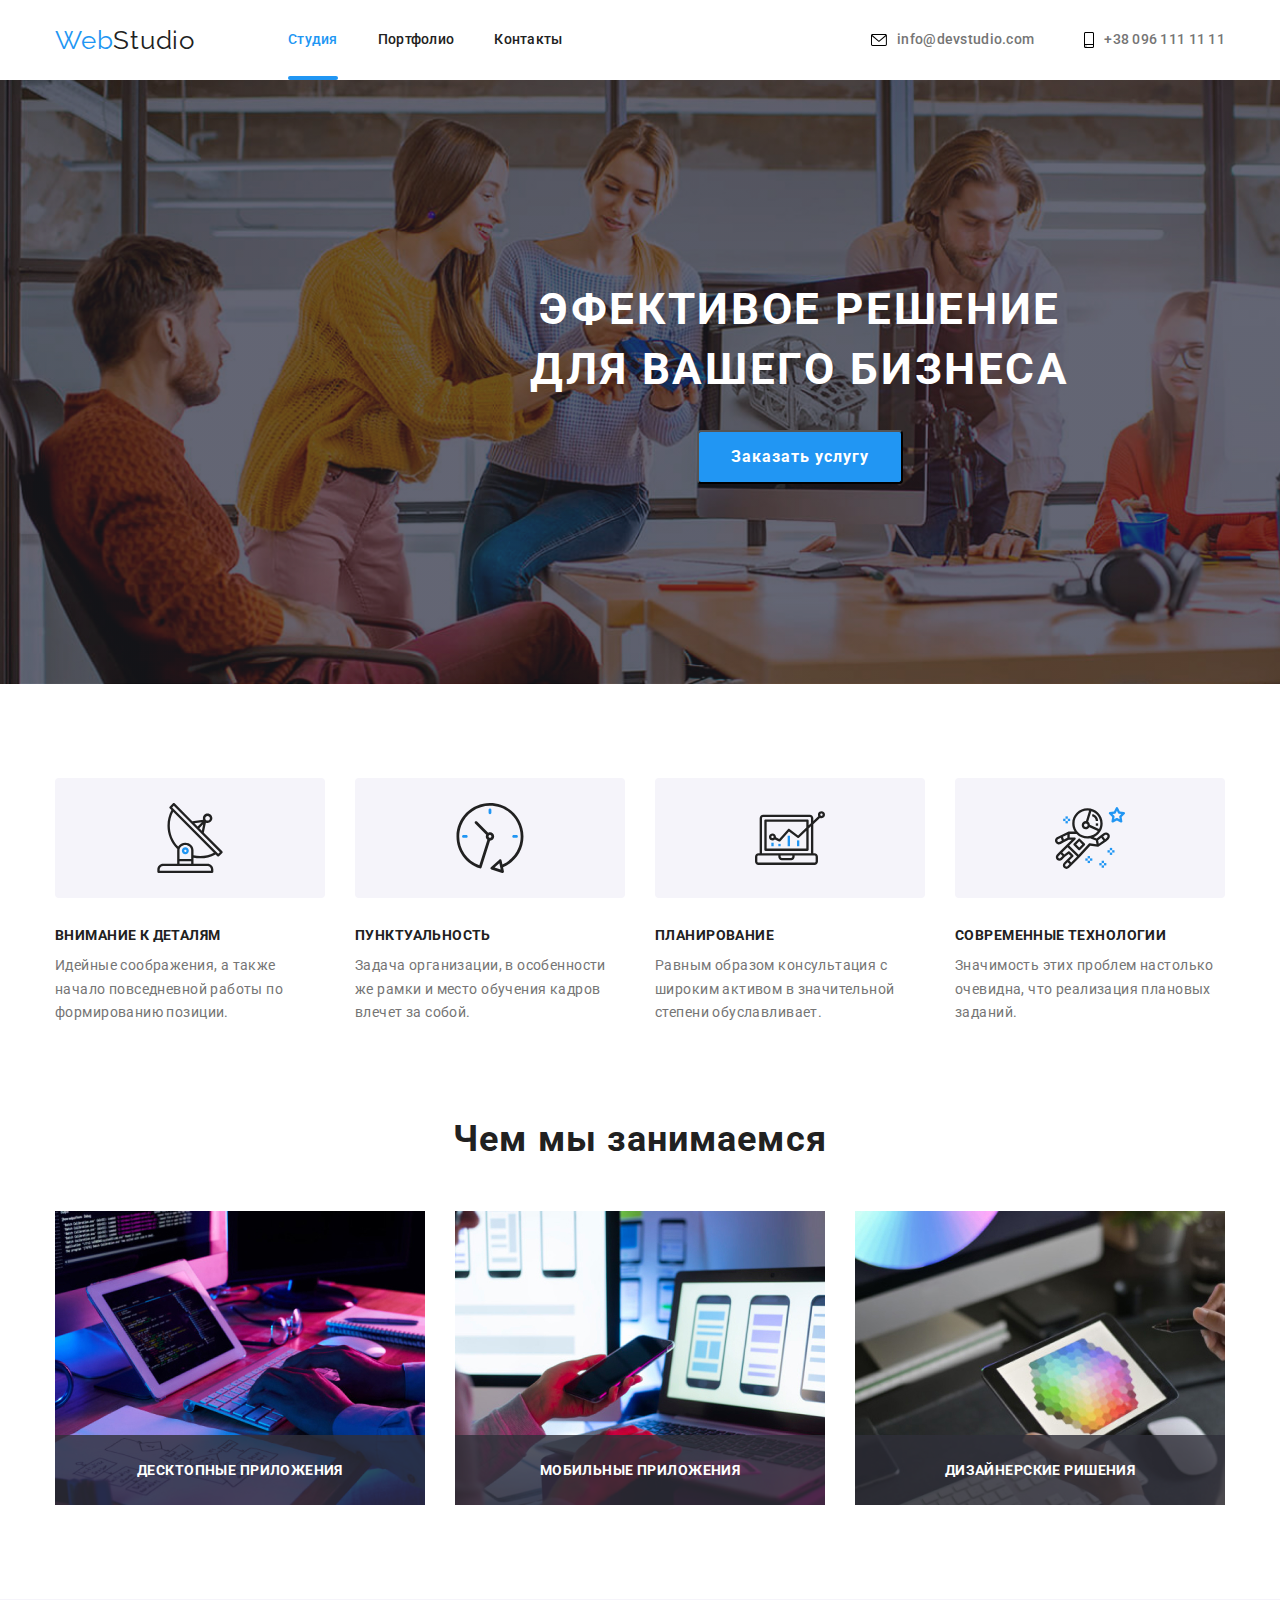
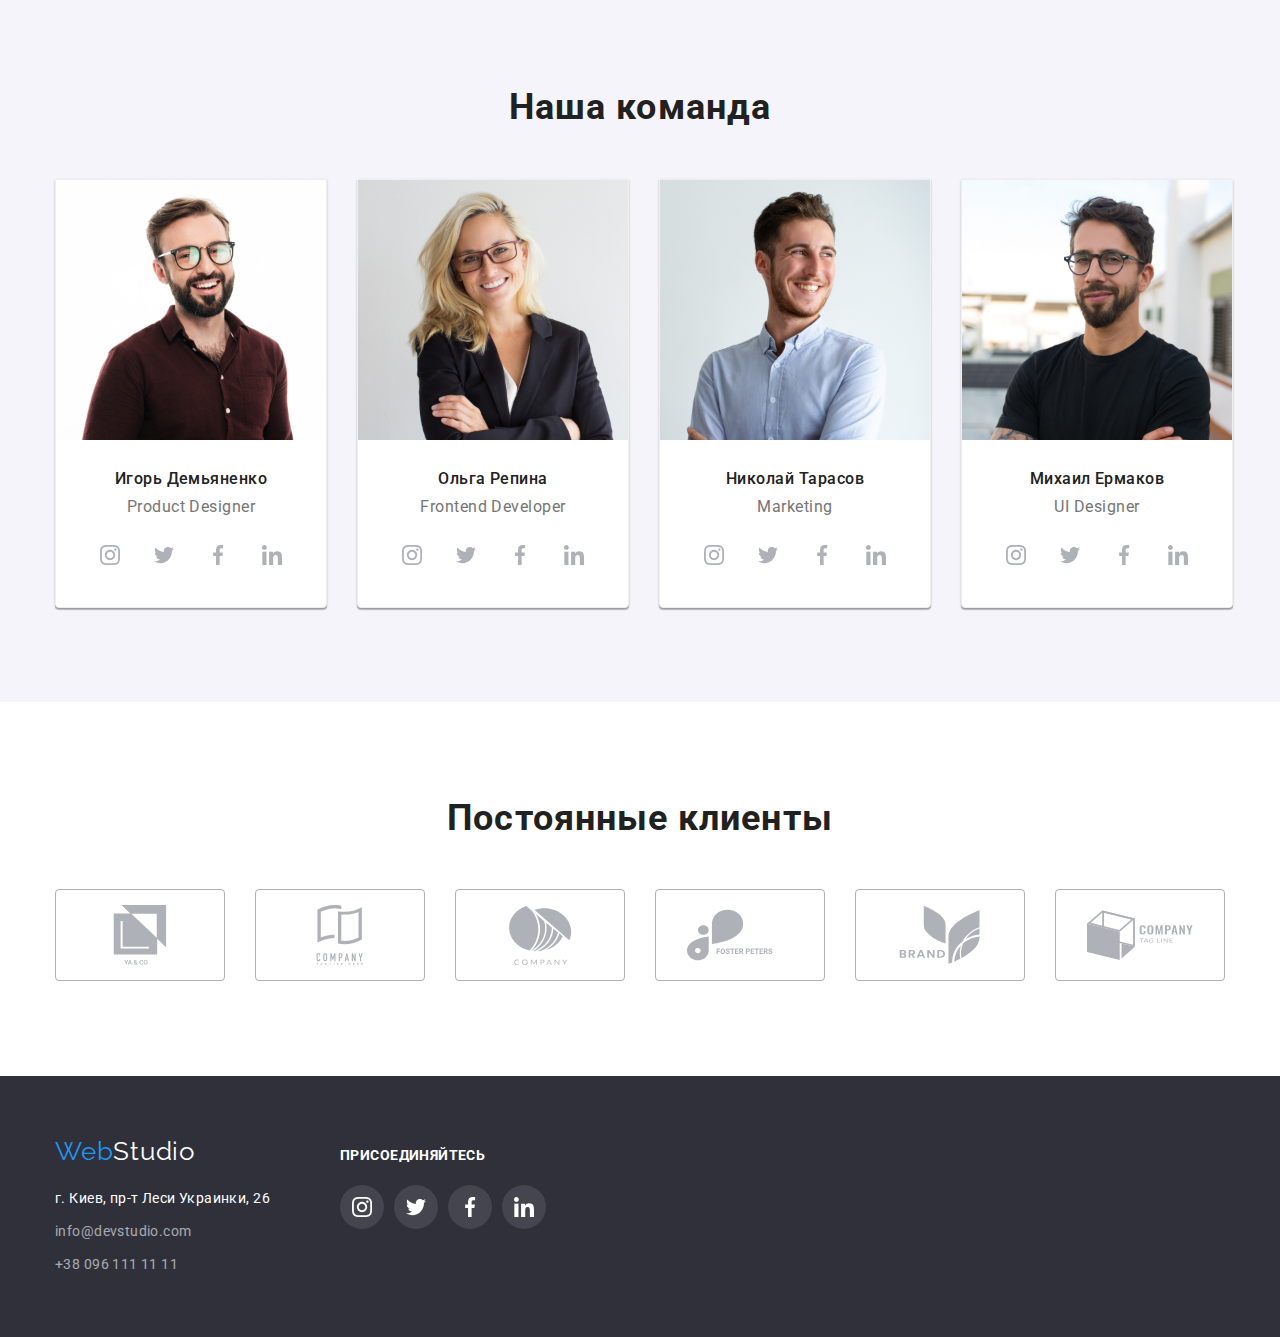
<file: index.html>
<!DOCTYPE html>
<html lang="ru">

<head>
    <meta charset="UTF-8">
    <meta http-equiv="X-UA-Compatible" content="IE=edge">
    <meta name="viewport" content="width=device-width, initial-scale=1.0">
    <title>Document</title>
    <link rel="stylesheet" href="https://cdn.jsdelivr.net/npm/modern-normalize@1.1.0/modern-normalize.min.css">
    <link
        href="https://fonts.googleapis.com/css2?family=Raleway:wght@700&family=Roboto:wght@400;500;700;900&display=swap"
        rel="stylesheet">
    <link rel="stylesheet" href="css/style.css">
</head>

<body>
    <header>

        <div class="container header">
            <a class="logo" href="./index.html"><span class="logo_web">Web</span>Studio</a>

            <nav>
                <ul class="site-nav">
                    <li class="list"><a class="link current" href="./index.html">Студия</a></li>
                    <li class="list"><a class="link" href="./portfolio.html">Портфолио</a></li>
                    <li class="list"><a class="link" href="https://www.google.com/webhp">Контакты</a></li>
                </ul>
            </nav>
            <ul class="auth-nav">
                <li class="list ">

                    <a class="contact mail" href="mailto:info@devstudio.com">
                        <svg class="contact-icon email">
                            <use href="./svg/symbol-defs.svg#icon-mail"></use>
                        </svg> info@devstudio.com</a>
                </li>
                <li class="list">

                    <a class="contact" href="tel:+380961111111">
                        <svg class="contact-icon tell">
                            <use href="./svg/symbol-defs.svg#icon-smartphone"></use>
                        </svg>+38 096 111 11 11</a>
                </li>
            </ul>
        </div>
    </header>
    <main>
        <section class="main">
            <div conteiner fack>
                <h1 class="main-title">ЭФЕКТИВОЕ РЕШЕНИЕ <br> ДЛЯ ВАШЕГО БИЗНЕСА</h1>
                <button class="button-primeri" type="button" data-modal-open>Заказать услугу</button>
            </div>
        </section>
        <section class="feature no-pading">
            <div class="container">
                <h2 class="visually-hidden">Софт скилл</h2>
                <ul class="list">
                    <li class="list-item">
                        <div class="bg">
                            <svg class="icon">
                                <use href="./svg/symbol-defs.svg#icon-antenna"></use>
                            </svg>
                        </div>
                        <h3 class="feature-title">Внимание к деталям</h3>
                        <p class="paragraph">Идейные соображения, а также <br /> начало повседневной работы по
                            <br /> формированию позиции.
                        </p>
                    </li>

                    <li class="list-item">
                        <div class="bg">
                            <svg class="icon">
                                <use href="./svg/symbol-defs.svg#icon-clock"></use>
                            </svg>
                        </div>
                        <h3 class="feature-title">Пунктуальность</h3>
                        <p class="paragraph">Задача организации, в особенности <br /> же рамки и место обучения
                            кадров <br /> влечет за собой.
                        </p>
                    </li>

                    <li class="list-item">
                        <div class="bg">
                            <svg class="icon">
                                <use href="./svg/symbol-defs.svg#icon-diagram"></use>
                            </svg>
                        </div>
                        <h3 class="feature-title">Планирование</h3>
                        <p class="paragraph">Равным образом консультация с <br /> широким активом в значительной
                            <br /> степени обуславливает.
                    </li>

                    <li class="list-item">
                        <div class="bg">
                            <svg class="icon">
                                <use href="./svg/symbol-defs.svg#icon-astronaut"></use>
                            </svg>
                        </div>
                        <h3 class="feature-title">Современные технологии</h3>
                        <p class="paragraph">Значимость этих проблем настолько <br /> очевидна, что реализация
                            плановых <br /> заданий.</p>
                    </li>

                </ul>
            </div>

        </section>

        <section class="images no-pading">
            <div class="container">
                <h2 class="title">Чем мы занимаемся</h2>
                <ul class="list">
                    <li class="list-items">
                        <div class="animation">
                            <img src="images/progrming.jpg" alt="programming" width="370">
                            <p class="text">ДEСКТОПНЫЕ ПРИЛОЖЕНИЯ</p>
                        </div>
                    </li>
                    <li class="list-items">
                        <div class="animation">
                            <img src="images/android.jpg" alt="Android" width="370">
                            <p class="text">МОБИЛЬНЫЕ ПРИЛОЖЕНИЯ</p>
                        </div>
                    </li>
                    <li class="list-items">
                        <div class="animation">
                            <img src="images/dizain.jpg" alt="Design" width="370">
                            <p class="text">ДИЗАЙНЕРСКИЕ РИШЕНИЯ</p>
                        </div>

                    </li>
                </ul>
            </div>
        </section>
        <section class="team no-pading">
            <div class="container">
                <h2 class="team-title">Наша команда</h2>
                <ul class="list">
                    <li class="list-items">
                        <img class="images" src="images/igor.jpg" alt="Игорь Демьяненко" width="270">
                        <div class="text-items">
                            <h3 class="title">Игорь Демьяненко</h3>
                            <p class="team-paragraph">Product Designer</p>
                            <ul class="list-icon">
                                <li class="list-item">
                                    <a href="https://www.instagram.com" class="link">
                                        <svg class="icon">
                                            <use href="./svg/symbol-defs.svg#icon-instagram"></use>
                                        </svg>
                                    </a>
                                </li>
                                <li class="list-item">
                                    <a href="https://twitter.com" class="link">
                                        <svg class=" icon">
                                            <use href="./svg/symbol-defs.svg#icon-twitter"></use>
                                        </svg>
                                    </a>
                                </li>
                                <li class="list-item">
                                    <a href="https://www.facebook.com" class="link">
                                        <svg class=" icon">
                                            <use href="./svg/symbol-defs.svg#icon-facebook"></use>
                                        </svg>
                                    </a>
                                </li>
                                <li class="list-item">
                                    <a href="https://www.linkedin.com" class="link">
                                        <svg class=" icon">
                                            <use href="./svg/symbol-defs.svg#icon-linkedin"></use>
                                        </svg>
                                    </a>
                                </li>
                            </ul>
                        </div>


                    </li>
                    <li class="list-items">
                        <img class="images" src="images/olga.jpg" alt="Ольга Репина" width="270">
                        <div class="text-items">
                            <h3 class="title">Ольга Репина</h3>
                            <p class="team-paragraph">Frontend Developer</p>
                            <ul class="list-icon">
                                <li class="list-item">
                                    <a href="https://www.instagram.com" class="link">
                                        <svg class="icon">
                                            <use href="./svg/symbol-defs.svg#icon-instagram"></use>
                                        </svg>
                                    </a>
                                </li>
                                <li class="list-item">
                                    <a href="https://twitter.com" class="link">
                                        <svg class=" icon">
                                            <use href="./svg/symbol-defs.svg#icon-twitter"></use>
                                        </svg>
                                    </a>
                                </li>
                                <li class="list-item">
                                    <a href="https://www.facebook.com" class="link">
                                        <svg class=" icon">
                                            <use href="./svg/symbol-defs.svg#icon-facebook"></use>
                                        </svg>
                                    </a>
                                </li>
                                <li class="list-item">
                                    <a href="https://www.linkedin.com" class="link">
                                        <svg class=" icon">
                                            <use href="./svg/symbol-defs.svg#icon-linkedin"></use>
                                        </svg>
                                    </a>
                                </li>
                            </ul>
                        </div>

                    </li>
                    <li class="list-items">
                        <img class="images" src="images/nikita.jpg" alt="Николай Тарасов" width="270">
                        <div class="text-items">
                            <h3 class="title">Николай Тарасов</h3>
                            <p class="team-paragraph">Marketing</p>
                            <ul class="list-icon">
                                <li class="list-item">
                                    <a href="https://www.instagram.com" class="link">
                                        <svg class="icon">
                                            <use href="./svg/symbol-defs.svg#icon-instagram"></use>
                                        </svg>
                                    </a>
                                </li>
                                <li class="list-item">
                                    <a href="https://twitter.com" class="link">
                                        <svg class=" icon">
                                            <use href="./svg/symbol-defs.svg#icon-twitter"></use>
                                        </svg>
                                    </a>
                                </li>
                                <li class="list-item">
                                    <a href="https://www.facebook.com" class="link">
                                        <svg class=" icon">
                                            <use href="./svg/symbol-defs.svg#icon-facebook"></use>
                                        </svg>
                                    </a>
                                </li>
                                <li class="list-item">
                                    <a href="https://www.linkedin.com" class="link">
                                        <svg class=" icon">
                                            <use href="./svg/symbol-defs.svg#icon-linkedin"></use>
                                        </svg>
                                    </a>
                                </li>
                            </ul>
                        </div>

                    </li>
                    <li class="list-items">
                        <img class="images" src="images/misha.jpg" alt="Михаил Ермаков" width="270">
                        <div class="text-items">
                            <h3 class="title">Михаил Ермаков</h3>
                            <p class="team-paragraph">UI Designer</p>
                            <ul class="list-icon">
                                <li class="list-item">
                                    <a href="https://www.instagram.com" class="link">
                                        <svg class="icon">
                                            <use href="./svg/symbol-defs.svg#icon-instagram"></use>
                                        </svg>
                                    </a>
                                </li>
                                <li class="list-item">
                                    <a href="https://twitter.com" class="link">
                                        <svg class=" icon">
                                            <use href="./svg/symbol-defs.svg#icon-twitter"></use>
                                        </svg>
                                    </a>
                                </li>
                                <li class="list-item">
                                    <a href="https://www.facebook.com" class="link">
                                        <svg class=" icon">
                                            <use href="./svg/symbol-defs.svg#icon-facebook"></use>
                                        </svg>
                                    </a>
                                </li>
                                <li class="list-item">
                                    <a href="https://www.linkedin.com" class="link">
                                        <svg class=" icon">
                                            <use href="./svg/symbol-defs.svg#icon-linkedin"></use>
                                        </svg>
                                    </a>
                                </li>
                            </ul>
                        </div>
                    </li>
                </ul>
            </div>

        </section>
        <section class="customers no-pading">
            <div class="container custom">
                <h2 class="title">Постоянные клиенты</h2>
                <ul class="list">
                    <li class="item">

                        <a href="https://www.google.com/search?q=translate" class="bg">
                            <svg class="icon">
                                <use href="./svg/symbol-defs.svg#icon-ya"></use>
                            </svg>
                        </a>

                    </li>
                    <li class="item">

                        <a href="#" class="bg">
                            <svg class="icon">
                                <use href="./svg/symbol-defs.svg#icon-tag-line"></use>
                            </svg>
                        </a>

                    </li>
                    <li class="item">
                        <a href="#" class="bg">
                            <svg class="icon">
                                <use href="./svg/symbol-defs.svg#icon-company"></use>
                            </svg>
                        </a>

                    </li>
                    <li class="item">

                        <a href="#" class="bg">
                            <svg class="icon">
                                <use href="./svg/symbol-defs.svg#icon-foster"></use>
                            </svg>
                        </a>

                    </li>
                    <li class="item">

                        <a href="#" class="bg">
                            <svg class="icon">
                                <use href="./svg/symbol-defs.svg#icon-brand"></use>
                            </svg>
                        </a>

                    </li>
                    <li class="item">

                        <a href="https://www.google.com/search?q=translate" class="bg">
                            <svg class="icon">
                                <use href="./svg/symbol-defs.svg#icon-company-tag"></use>
                            </svg>
                        </a>

                    </li>

                </ul>
            </div>
        </section>
    </main>
    <footer class="footer">
        <div class="container footer-flex">
            <div class="adress">
                <a class="logo-footer" href="./index.html"><span class="logo_web">Web</span>Studio</a>
                <address>
                    <ul class="list">
                        <li class="list-items"><a class="adress"
                                href="https://www.google.com.ua/maps/place/бул.+Леси+Украинки,+26,+Киев,+02000/@50.4265807,30.5361918,17z/data=!3m1!4b1!4m5!3m4!1s0x40d4cf0e033ecbe9:0x57a4dffefec77da0!8m2!3d50.4265807!4d30.5383858?hl=ru">г.
                                Киев, пр-т Леси Украинки, 26</a></li>
                        <li class="list-items"><a class="contact" href="mailto:info@devstudio.com">
                                info@devstudio.com</a>
                        </li>
                        <li class="list-items"><a class="contact" href="tel:+380961111111">+38 096 111 11 11</a></li>
                    </ul>
            </div>

            </address>
            <div class="social-network">
                <h3 class="title">присоединяйтесь</h3>
                <ul class="list">
                    <li class="items">
                        <a href="#" class="link">
                            <svg class="icon">
                                <use href="./svg/symbol-defs.svg#icon-instagram"></use>
                            </svg>
                        </a>

                    </li>
                    <li class="items">
                        <a href="#" class="link">
                            <svg class="icon">
                                <use href="./svg/symbol-defs.svg#icon-twitter"></use>
                            </svg>
                        </a>

                    </li>
                    <li class="items">
                        <a href="#" class="link">
                            <svg class="icon">
                                <use href="./svg/symbol-defs.svg#icon-facebook"></use>
                            </svg>
                        </a>

                    </li>
                    <li class="items">
                        <a href="#" class="link">
                            <svg class="icon">
                                <use href="./svg/symbol-defs.svg#icon-linkedin"></use>
                            </svg>
                        </a>

                    </li>

                </ul>
            </div>
        </div>
    </footer>
    <div class="backdrop is-hidden" data-modal>
        <div class="modal">
            <button type="button" class="close" data-modal-close>X</button>

        </div>

    </div>
    <script src="./js/modal.js"></script>
</body>

</html>
</file>
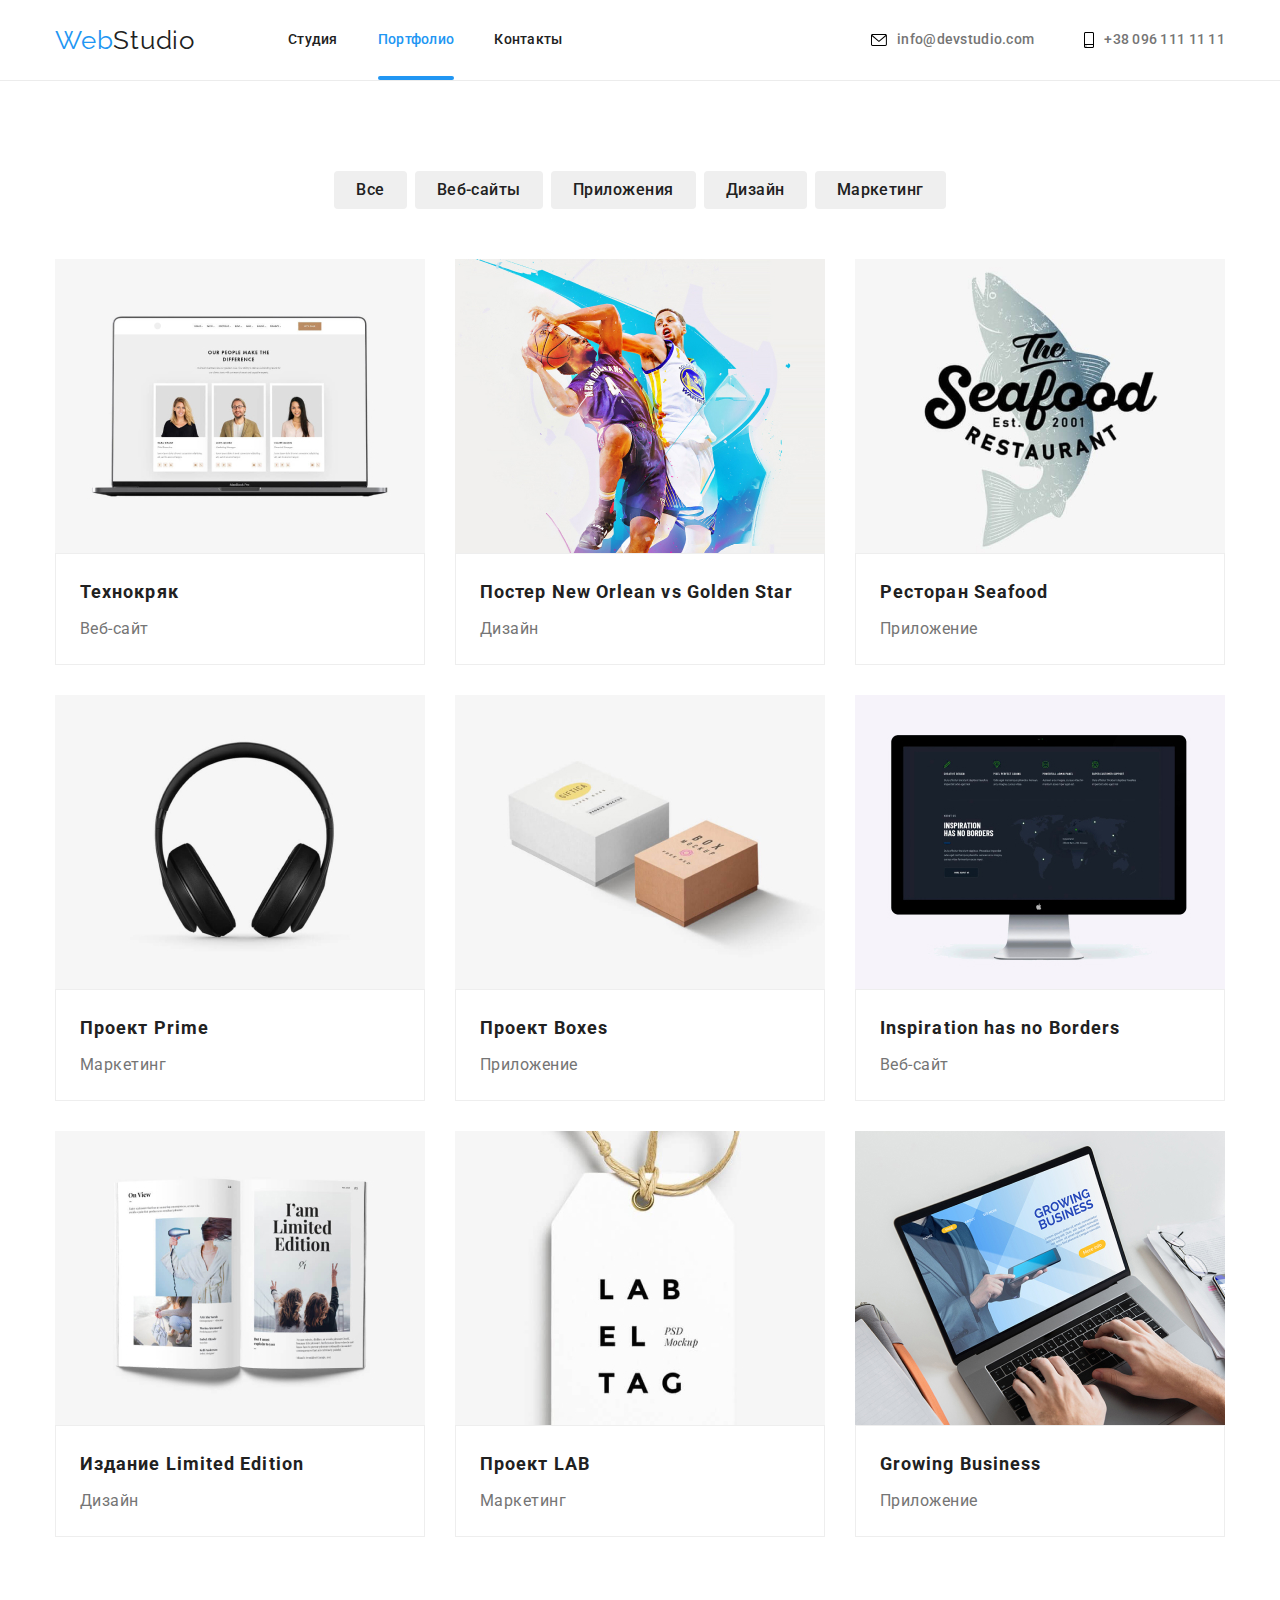
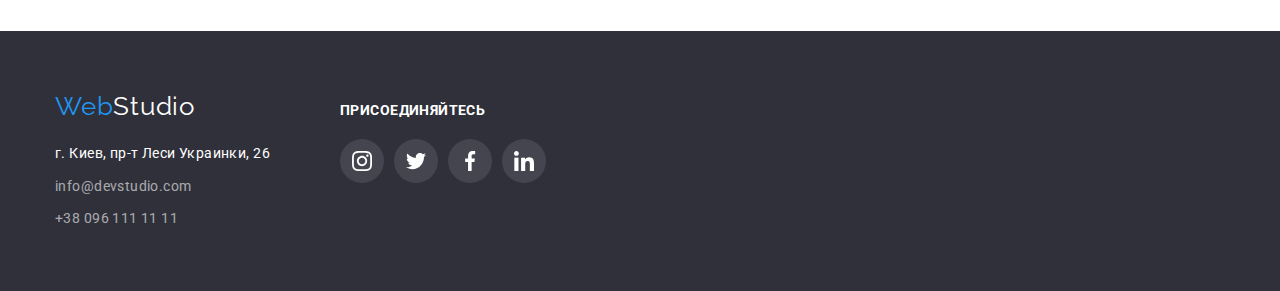
<file: portfolio.html>
<!DOCTYPE html>
<html lang="ru">

<head>
    <meta charset="UTF-8">
    <meta http-equiv="X-UA-Compatible" content="IE=edge">
    <meta name="viewport" content="width=device-width, initial-scale=1.0">
    <title>Document</title>
    <link rel="stylesheet" href="https://cdn.jsdelivr.net/npm/modern-normalize@1.1.0/modern-normalize.min.css">
    <link
        href="https://fonts.googleapis.com/css2?family=Raleway:wght@700&family=Roboto:wght@400;500;700;900&display=swap"
        rel="stylesheet">
    <link rel="stylesheet" href="./css/style.css">

</head>

<body>
    <header class="header-portfolio">

        <div class="container header">
            <a class="logo" href="./index.html"><span class="logo_web">Web</span>Studio</a>

            <nav>
                <ul class="site-nav">
                    <li class="list"><a class="link " href="./index.html">Студия</a></li>
                    <li class="list"><a class="link current" href="./portfolio.html">Портфолио</a></li>
                    <li class="list"><a class="link" href="https://www.google.com/webhp">Контакты</a></li>
                </ul>
            </nav>
            <ul class="auth-nav">
                <li class="list ">

                    <a class="contact mail" href="mailto:info@devstudio.com">
                        <svg class="contact-icon email">
                            <use href="./svg/symbol-defs.svg#icon-mail"></use>
                        </svg> info@devstudio.com</a>
                </li>
                <li class="list">

                    <a class="contact" href="tel:+380961111111">
                        <svg class="contact-icon tell">
                            <use href="./svg/symbol-defs.svg#icon-smartphone"></use>
                        </svg>+38 096 111 11 11</a>
                </li>
            </ul>
        </div>
    </header>
    <main>
        <section class="portfolio-section no-pading">

            <h1 class="visually-hidden">Все</h1>
            <div class="container">

                <ul class="primeri-nav">
                    <li class="list-items"><button class="button" type="button">Все</button></li>
                    <li class="list-items"><button class="button" type="button">Веб-сайты</button></li>
                    <li class="list-items"><button class="button" type="button">Приложения</button></li>
                    <li class="list-items"><button class="button" type="button">Дизайн</button></li>
                    <li class="list-items"><button class="button" type="button">Маркетинг</button></li>
                </ul>
                <ul class="menu">
                    <li class="list-items">
                        <div class="animation"> <img class="images" src="./images/tehnokrak.jpg" alt="Технокряк"
                                width="370">
                            <p class="menu-paragraph">Технокряк это современная площадка распространения коронавируса.
                                Компании используют эту
                                платформу для цифрового
                                шпионажа и атак на защищённые сервера конкурентов.</p>
                        </div>
                        <div class="text-items">
                            <h2 class="title">Технокряк</h2>
                            <p class="paragraph">Веб-сайт</p>
                        </div>
                    </li>
                    <li class="list-items">
                        <img class="images" src="./images/new.jpg" alt="Постер New Orlean vs Golden Star" width="370">
                        <div class="text-items">
                            <h2 class="title">Постер New Orlean vs Golden Star</h2>
                            <p class="paragraph">Дизайн</p>
                        </div>
                    </li>
                    <li class="list-items">
                        <img class="images" src="./images/seafood.jpg" alt="Ресторан Seafood" width="370">
                        <div class="text-items">
                            <h2 class="title">Ресторан Seafood</h2>
                            <p class="paragraph">Приложение</p>
                        </div>
                    </li>
                    <li class="list-items">
                        <img class="images" src="./images/prime.jpg" alt="Проект Prime" width="370">
                        <div class="text-items">
                            <h2 class="title">Проект Prime</h2>
                            <p class="paragraph">Маркетинг</p>
                        </div>
                    </li>
                    <li class="list-items">
                        <img class="images" src="./images/boxes.jpg" alt="Проект Boxes" width="370">
                        <div class="text-items">
                            <h2 class="title">Проект Boxes</h2>
                            <p class="paragraph">Приложение</p>
                        </div>
                    </li>
                    <li class="list-items">
                        <img class="images" src="./images/inspiration.jpg" alt="Inspiration has no Borders" width="370">
                        <div class="text-items">
                            <h3 class="title">Inspiration has no Borders</h3>
                            <p class="paragraph">Веб-сайт</p>
                        </div>
                    </li>
                    <li class="list-items">
                        <img class="images" src="./images/limited.jpg" alt="Издание Limited Edition" width="370">
                        <div class="text-items">
                            <h2 class="title">Издание Limited Edition</h2>
                            <p class="paragraph">Дизайн</p>
                        </div>
                    </li>
                    <li class="list-items">
                        <img class="images" src="./images/lab.jpg" alt="Проект LAB" width="370">
                        <div class="text-items">
                            <h2 class="title">Проект LAB</h2>
                            <p class="paragraph">Маркетинг</p>
                        </div>
                    </li>
                    <li class="list-items">
                        <img class="images" src="./images/growing.jpg" alt="Growing Business" width="370">
                        <div class="text-items">
                            <h2 class="title">Growing Business</h2>
                            <p class="paragraph">Приложение</p>
                        </div>
                    </li>

                </ul>
        </section>


    </main>
    <footer class="footer">
        <div class="container footer-flex">
            <div class="adress">
                <a class="logo-footer" href="./index.html"><span class="logo_web">Web</span>Studio</a>
                <address>
                    <ul class="list">
                        <li class="list-items"><a class="adress"
                                href="https://www.google.com.ua/maps/place/бул.+Леси+Украинки,+26,+Киев,+02000/@50.4265807,30.5361918,17z/data=!3m1!4b1!4m5!3m4!1s0x40d4cf0e033ecbe9:0x57a4dffefec77da0!8m2!3d50.4265807!4d30.5383858?hl=ru">г.
                                Киев, пр-т Леси Украинки, 26</a></li>
                        <li class="list-items"><a class="contact" href="mailto:info@devstudio.com">
                                info@devstudio.com</a>
                        </li>
                        <li class="list-items"><a class="contact" href="tel:+380961111111">+38 096 111 11 11</a></li>
                    </ul>
            </div>

            </address>
            <div class="social-network">
                <h3 class="title">присоединяйтесь</h3>
                <ul class="list">
                    <li class="items">
                        <a href="#" class="link">
                            <svg class="icon">
                                <use href="./svg/symbol-defs.svg#icon-instagram"></use>
                            </svg>
                        </a>

                    </li>
                    <li class="items">
                        <a href="#" class="link">
                            <svg class="icon">
                                <use href="./svg/symbol-defs.svg#icon-twitter"></use>
                            </svg>
                        </a>

                    </li>
                    <li class="items">
                        <a href="#" class="link">
                            <svg class="icon">
                                <use href="./svg/symbol-defs.svg#icon-facebook"></use>
                            </svg>
                        </a>

                    </li>
                    <li class="items">
                        <a href="#" class="link">
                            <svg class="icon">
                                <use href="./svg/symbol-defs.svg#icon-linkedin"></use>
                            </svg>
                        </a>

                    </li>

                </ul>
            </div>
        </div>
    </footer>
</body>
</file>
<file: css/style.css>
:root {
  --primeri-text-color: #757575;
  --title-text-color: #212121;
  --accent-color: #2196f3;
  --primeri-bg-color: #ffffff;
  --title-margiin-bottom: 10px;
}

body {
  background-color: var(--primeri-bg-color);
  color: var(--title-text-color);
font-family: Roboto, sans-serif;
}
h1,h2,h3,h4,h5,h6{
  margin-top: 0;
  margin-bottom: 0;
}
ul {
  list-style: none;
  margin-bottom: 0;
  margin-top: 0;
  padding: 0;
}
a {
  text-decoration: none;
}
p{
  margin-bottom: 0;
  margin-top: 0;
}
img{
  display: block;
}
.visually-hidden {
  position: absolute;
  white-space: nowrap;
  width: 1px;
  height: 1px;
  overflow: hidden;
  border: 0;
  padding: 0;
  clip: rect(0 0 0 0);
  clip-path: inset(50%);
  margin: -1px;
}
.container {
  width: 1200px;
  padding-left: 15px;
  padding-right: 15px;
  margin-left: auto;
  margin-right: auto;
}

/* Button */
.button-primeri {
  display: inline-block;
  color: var(--primeri-bg-color);
  background-color: var(--accent-color);
  font-family: Roboto, sans-serif;
  font-size: 16px;
  line-height: calc(30 / 16);
  font-weight:bold;
  cursor: pointer;
  letter-spacing: 0.06em;
  border-radius: 4px;
  padding: 10px 32px;
  min-width: 200px;
  text-align: center;
}
.section .no-pading{
  padding-top: 0;
  padding-bottom: 0;
}
/* шапка */
.header{
  display: flex;
  align-items: center;
}
.logo {
  color: var(--title-text-color);
  font-family: Raleway;
  font-size: 26px;
  line-height: 1.19;
  letter-spacing: 0.03em;
}
.logo_web {
  color: var(--accent-color);
  font-family: Raleway;
  font-size: 26px;
  line-height: 1.19;
  letter-spacing: 0.03em;
}
.logo-footer {
  margin-bottom: 20px;
  color: var(--primeri-bg-color);
  font-family: Raleway;
  font-size: 26px;
  line-height: 1.19;
  letter-spacing: 0.03em;
}
.site-nav{
  padding: 0;
  margin: 0;
  display: flex;
  margin-left: 93px;
}
.site-nav .list + .list{
  margin-left: 40px;
}
.site-nav .link {
  display: block;
  padding-top: 32px;
  padding-bottom: 32px;
  color: var(--title-text-color);
  font-size: 14px;
  line-height: 1.14;
  font-weight: 500;
  letter-spacing: 0.02em;
  position: relative;
  transition: color 250ms;
}
.site-nav .link:focus,
.site-nav .link:hover {
  color: var(--accent-color);
}
.site-nav .link.current {
  color: var(--accent-color);
}
.current::after{
  position: absolute;
  bottom: 0;
  content: "";
  display: block;
  height: 4px;
  min-width: 48px;
  border-radius: 2px;
  background-color: #2196F3;
  width: 100%;
}
.auth-nav{margin-left: auto;
   padding: 0;
  display: flex;
 
}

.auth-nav .list:not(:first-child){
  margin-left: 50px;
}
.auth-nav .contact {
  color: var(--primeri-text-color);
  font-size: 14px;
  line-height: 1.14;
  font-weight: 500;
  letter-spacing: 0.02em;
  display: flex;
  align-items: center;
  transition: color 250ms;
}
.auth-nav .contact-icon{
  transition: fill 250ms;
}
.auth-nav .contact:hover,
.auth-nav .contact:focus {
  color: var(--accent-color);
}
.auth-nav .contact:hover .contact-icon,
.auth-nav .contact:focus .contact-icon{
  fill: var(--accent-color);

}
.auth-nav .email{
  width: 16px;
  height: 12px;
  margin-right: 10px;
}

.auth-nav .tell{
  
  width: 10px;
  height: 16px;
  margin-right: 10px;
}
/* main-title */
.main {
  
  padding-top: 200px;
  padding-bottom: 200px;
  /* background-color: #2f303a; */
  text-align: center;
  background:  rgba(47, 48, 58, 0.4);
  background-image:linear-gradient(rgba(47, 48, 58, 0.4),rgba(47, 48, 58, 0.4)), url(../images/bg-main.jpg)  ;
  background-size: cover;
  background-position: center;
  width: 1600px;
  margin-left: auto;
  margin-right: auto;
 
}

.main-title {
  margin-top: 0;
  margin-bottom: 30px;
  color: var(--primeri-bg-color);
  font-size: 44px;
  line-height: 1.36;
  letter-spacing: 0.06em;
  text-align: center;
}
.backdrop{
  position: fixed;
  top: 0;
  left: 0;
  width: 100vw;
  height: 100vh;
  background: rgba(47, 48, 58, 0.8);
}
/* ---------------------Window------------------ */
.backdrop.is-hidden{
  opacity: 0;
  pointer-events: none;
}
.modal {
     position: absolute;
   top: 50%;
   left: 50%;
   transform: translate(-50% ,-50%);

  height: 581px;
  width: 528px;

  background-color: var(--primeri-bg-color);
box-shadow: 0px 1px 3px rgba(0, 0, 0, 0.12), 0px 1px 1px rgba(0, 0, 0, 0.14), 0px 2px 1px rgba(0, 0, 0, 0.2);
border-radius: 4px;
}
.close {
  position: absolute;
  top: 8px;
  right: 8px;
  display: flex;
width: 30px;
height: 30px;
border-radius: 50%;
justify-content: center;
align-items: center;
border: 0;
padding: 0;

}
/* .icon-close{
  cursor: pointer;
  position: absolute;
  width: 30px;
  height: 30px;
  border-radius: 50%;
  right: 14px;
  top: 14px;
  background-color: var(--primeri-bg-color);
} */
/* Секцыи */
/* feature */
.feature{
  padding-top: 94px;
  padding-bottom: 94px;

}
.feature .list{
  padding: 0;
  margin: 0;
  display: flex;
}
.feature .list-item{
  width: 270px;
}
.feature .list-item:not(:last-child){
  margin-right: 30px;
}
.feature .bg{
  width: 270px;
  height: 120px;
  background: #F5F4FA;
border-radius: 4px;
margin-bottom: 30px;
display: flex;
align-items: center;
justify-content: center;
}
 .feature .icon{
  width: 70px;
  height: 70px;
  }

.feature .feature-title {

  margin-bottom: var(--title-margiin-bottom);
  color: var(--title-text-color);
  font-family: Roboto;
  font-size: 14px;
  line-height: 1.14;
  font-weight: bold;
  text-transform: uppercase;
  letter-spacing: 0.03em;
}
.feature .paragraph {
  color: var(--primeri-text-color);
  font-size: 14px;
  line-height: 1.71;
  letter-spacing: 0.03em;
}

/* images */
.images{
  padding-bottom: 94px;
}
.images .title {
  text-align: center;
  margin-bottom: 50px;
  color: var(--title-text-color);
  font-size: 36px;
  line-height: 1.16;
  letter-spacing: 0.03em;
}
.images .list{
  display: flex;
}
.images .list-items + .list-items{
  margin-left: 30px;
}
.images .animation{
  position: relative;
  overflow: hidden;
}
.images .text{
  bottom: 0;
  padding: 27px 82px;
  position: absolute;
  width: 100%;
font-weight: bold;
font-size: 14px;
line-height: calc(16px / 14px);
text-align: center;
letter-spacing: 0.03em;
color: var(--primeri-bg-color);
background: rgba(47, 48, 58, 0.8)
}

/* Team */
.team {
  padding-top: 88px;
  padding-bottom: 94px;
  background-color: #f5f4fa;
}

.team .team-title {
  text-align: center;
  margin-bottom: 50px;
  color: var(--title-text-color);
  font-size: 36px;
  line-height: 1.16;
  font-weight: bold;
  letter-spacing: 0.03em;
}
.team .list{
  display: flex;
}
.team .list-items:not(:last-child){
  margin-right: 30px;
}
.team .list-items{
box-shadow: 0px 1px 3px rgba(0, 0, 0, 0.12), 0px 1px 1px rgba(0, 0, 0, 0.14), 0px 2px 1px rgba(0, 0, 0, 0.2);
border-radius: 0px 0px 4px 4px;
border: 1px solid #EEEEEE;
 background-color: var(--primeri-bg-color)
}
.team .images{
  margin-top: 0;
  border-top: 0;
  padding-bottom: 0;
}
.team .title {
  text-align: center;
  margin-bottom: var(--title-margiin-bottom);
  color: var(--title-text-color);
  font-size: 16px;
  line-height: 1.16;
  font-weight: 500;
  letter-spacing: 0.03em;
}

.team .team-paragraph {
  color: var(--primeri-text-color);
  font-weight: normal;
  font-size: 16px;
  line-height: 1.18;
  letter-spacing: 0.03em;
  text-align: center;
}
.team .text-items{
  padding-top: 30px;
}

.team .icon{
  width: 20px;
  height: 20px;
  fill: #AFB1B8;
  transition: fill 250ms;
}
.team .list-icon{
display: flex;
justify-content: center;
margin: 16px 32px 30px 32px;
}
.team .link{
  display: flex;
  border-radius: 50%;
  background-color: var(--primeri-bg-color);
  width: 44px;
  height: 44px;
  align-items: center;
  justify-content: center;  
 transition: background-color 250ms;
}
.team .list-item:not(:last-child){
  margin-right: 10px;
}
.team .link:hover,
.team .link:focus{
background-color: var(--accent-color);

}

.team .link:hover .icon,
.team .link:focus .icon{
fill: var(--primeri-bg-color);
}
/*-------------customers---------*/
.customers{
  display: flex;
}
.customers .custom{
  padding-top: 95px;
  padding-bottom: 95px;
}
.customers .title{font-weight: bold;
font-size: 36px;
line-height: calc(42px / 36px);
text-align: center;
letter-spacing: 0.03em;
margin-bottom: 50px;
}
.customers .list{
  display: flex;
}
.customers .bg{
  display: flex;
  align-items: center;
  justify-content: center;
  width: 170px;
height: 92px;
  border: 1px solid #AFB1B8;
box-sizing: border-box;
border-radius: 4px;
transition: border-color 250ms;
}
.customers .item:not(:last-child){
  margin-right: 30px;
}
.customers .icon{
  width: 106px;
  height: 60px;
  /* margin: 16px 32px 16px 32px; */
  fill: #AFB1B8;
  transition: fill 250ms;
}
.customers .bg:hover,
.customers .bg:focus{
  border-color: var(--accent-color);
}
.customers .bg:hover .icon,
.customers .bg:focus .icon{
  fill: var(--accent-color);
}
/* footer */
.footer {
  background-color: #2f303a;
  padding: 0;
   padding-top: 60px;
  padding-bottom: 60px;
  display: flex;
}
.footer .list{
  padding: 0;
  display: inline-block;
}
.footer .footer-flex{
  display: flex;
  align-items: baseline;
  
}
.footer .adress {
  color: var(--primeri-bg-color);
  font-size: 14px;
  line-height: 1.71;
  font-style: normal;
  letter-spacing: 0.03em;
}
.footer .list-items + .list-items{
margin-top: 9px;
}
.footer .contact {
  padding: 0 0 0 0;
  color: rgba(255, 255, 255, 0.6);
  font-size: 14px;
  line-height: 1.71;
  font-weight: 400;
  font-style: normal;
  letter-spacing: 0.03em;
  transition: color 250ms;
}
.footer .contact:focus,
.footer .contact:hover {
  color: var(--accent-color);
}
/* social-network */
.social-network{
  display: flex;
  flex-direction: column;
  margin-left: 70px;
}
.social-network .title{
font-weight: bold;
font-size: 14px;
line-height: calc(16px / 12px);
letter-spacing: 0.03em;
text-transform: uppercase;
color: var(--primeri-bg-color);
margin-bottom: 20px;
}
.footer .social-network .items + .items{
  margin-left: 10px;
}
.footer .adress{
  display: flex;
  flex-direction: column;
}
.footer .social-network .list{
  display: flex;
}
.footer .social-network .icon{
  width: 20px;
  height: 20px;
  fill: var(--primeri-bg-color);
}
.footer .social-network .link{
  display: flex;
  border-radius: 50%;
  background-color: rgba(255, 255, 255, 0.1);;
  width: 44px;
  height: 44px;
  align-items: center;
  justify-content: center;
  transition: background-color 250ms;
}
.footer .social-network .link:hover,
.footer .social-network .link:focus{
  background-color: var(--accent-color);
  
}

/*         PORFOLIO           */
.header-portfolio{
  border-bottom: 1px solid #ECECEC;;
}
.portfolio-section{
padding-top: 90px;
padding-bottom: 94px;
}
/* primeri nav */
.primeri-nav{
  margin-bottom: 50px;
  display: flex;
  align-content: center;
  justify-content: center;
}
.primeri-nav .button {
  font-weight: 500;
  padding: 6px 22px 6px 22px;
  color: var(--title-text-color);
  font-family: Roboto, sans-serif;
  font-size: 16px;
  line-height: calc( 26 / 16);
  letter-spacing: 0.03em;
  border-radius: 4px;
  border: 0px;
  cursor: pointer;
  transition: color,background-color, 250ms;
}
.primeri-nav .list-items + .list-items{
  margin-left: 8px;
}

.primeri-nav .button:hover,
.primeri-nav .button:focus {
  color: var(--primeri-bg-color);
  background-color: var(--accent-color);

}
/* menu */
.menu{
  display: flex;
  flex-wrap: wrap;
  padding: 0;
}

.menu .list-items{
margin-bottom: 30px;
}
.menu .animation{
  position: relative;
  overflow: hidden;
}
.menu .menu-paragraph{
  height: 100%;
  position: absolute;
  top: 0;
  left: 0;
  color: var(--primeri-bg-color);
 font-style: normal;
font-weight: normal;
font-size: 18px;
line-height: calc(28 /18);
letter-spacing: 0.03em;
padding: 63px 24px;
background: rgba(33, 150, 243, 0.9);
transform: translateY(100%);
transition: transform 250ms ;
}
.menu .list-items:hover .menu-paragraph{
  transform: translate(0);
}

.menu .list-items:nth-child(3n + 2){
  margin-left: 30px;
  margin-right: 30px;
}
.menu .list-items:nth-last-child(-n + 3){
  margin-bottom: 0px;
}
.menu .images{
  display: block;
  padding-top: 0;
  padding-bottom: 0;
}
.menu .title {
  margin-bottom: 4px;
  color: var(--title-text-color);
  font-size: 18px;
  line-height: 2;
  letter-spacing: 0.06em;
}
.menu .paragraph {
  color: var(--primeri-text-color);
  font-weight: normal;
  font-size: 16px;
  line-height: 1.87;
  letter-spacing: 0.03em;
}
.menu .text-items{
  padding: 20px 24px 20px 24px;
  border: 1px solid #EEEEEE;
  box-sizing: border-box;
}
.menu .list-items:hover {
 box-shadow: 0px 1px 1px rgba(0, 0, 0, 0.12), 0px 4px 4px rgba(0, 0, 0, 0.06), 1px 4px 6px rgba(0, 0, 0, 0.16); 
}
</file>
